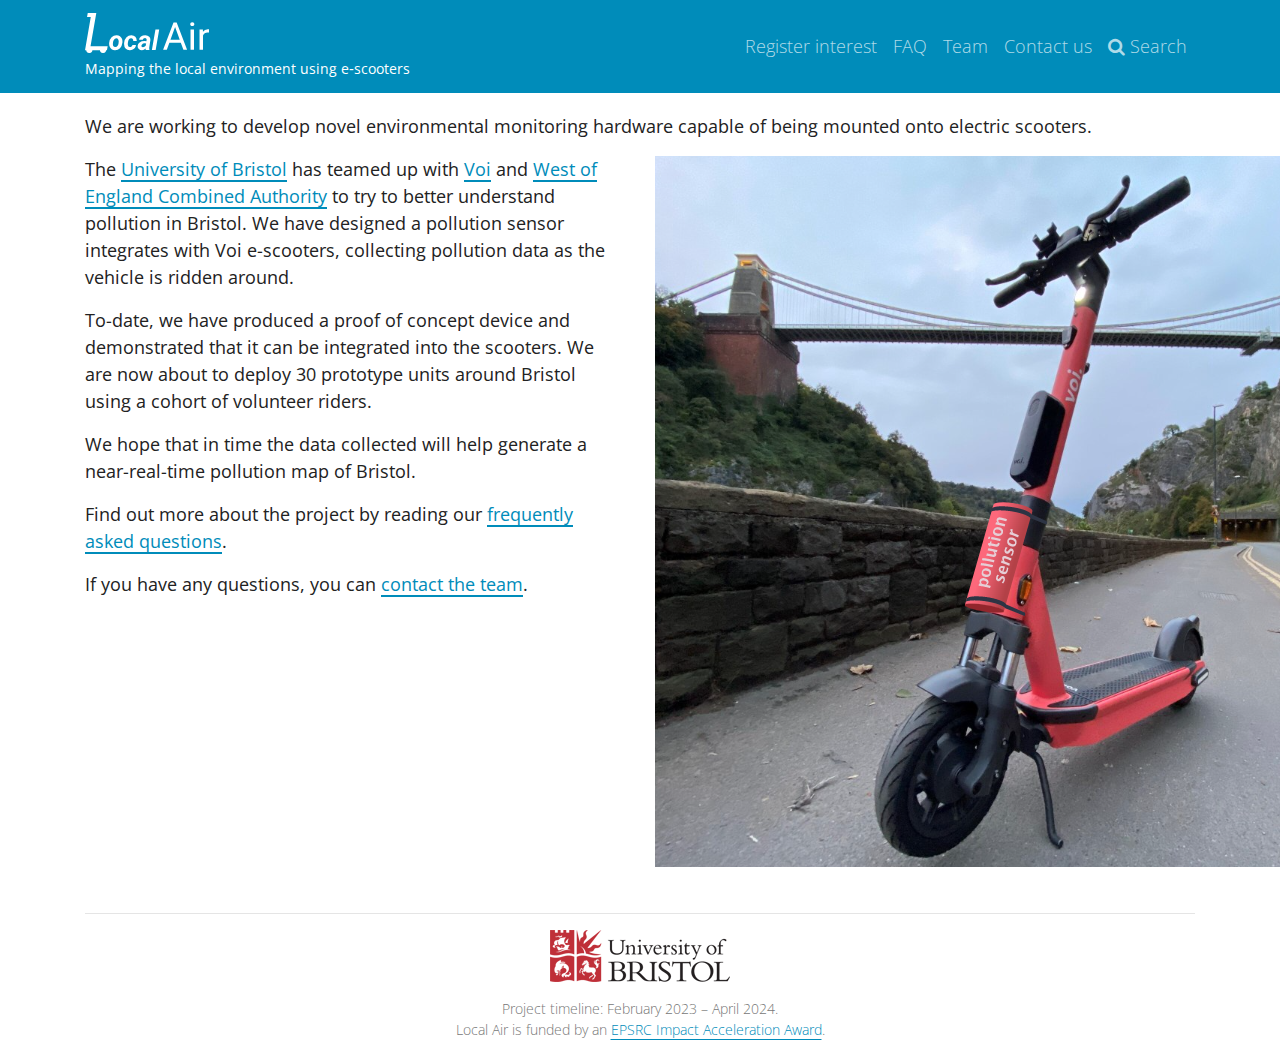
<file: index.html>
<!DOCTYPE html>
<html lang="en_GB">
    <head>
        <meta charset="utf-8">
        <meta http-equiv="X-UA-Compatible" content="IE=edge">
        <meta name="viewport" content="width=device-width, initial-scale=1.0">
        <meta name="description" content="Mapping the local environment using e‑scooters">
        <meta name="author" content="Local Air">
        <link rel="canonical" href="https://www.localair.uk/">
        <link rel="shortcut icon" href="images/favicon.png">
        
    <title>
        
            Local Air – Mapping the local environment using e‑scooters
        
    </title>
        <link href="css/bootstrap.min.css" rel="stylesheet">
        <link href="css/font-awesome.min.css" rel="stylesheet">
        <link href="css/base.css" rel="stylesheet">
        <link href="css/extra.css" rel="stylesheet">

        <script src="js/jquery-1.10.2.min.js" defer></script>
        <script src="js/bootstrap.min.js" defer></script> 
    </head>

    <body class="homepage">
        <div class="navbar fixed-top navbar-expand-lg navbar-dark bg-primary">
            <div class="container">
    <a class="navbar-brand" href=".">
        <svg width="571.011" height="183.711" viewBox="0 0 151.08 48.607" xmlns="http://www.w3.org/2000/svg"><title>LocalAir</title><path d="M25.74 44.78a3.835 3.835 0 0 1-3.835 3.835 3.835 3.835 0 0 1-3.836-3.835 3.835 3.835 0 0 1 3.836-3.835 3.835 3.835 0 0 1 3.835 3.835zm-16.651 0a3.835 3.835 0 0 1-3.835 3.835 3.835 3.835 0 0 1-3.836-3.835 3.835 3.835 0 0 1 3.836-3.835 3.835 3.835 0 0 1 3.835 3.835zm142-20.942q-.956-.16-2.07-.16-4.143 0-5.622 3.528v17.478h-4.21V20.061h4.096l.069 2.845q2.07-3.3 5.87-3.3 1.23 0 1.867.319zm-18.638 20.846h-4.21V20.061h4.21zM127.9 13.529q0-1.024.614-1.73.637-.705 1.866-.705t1.866.705q.637.706.637 1.73t-.637 1.707q-.637.683-1.866.683t-1.866-.683q-.615-.683-.615-1.707zm-11.47 22.507h-13.883l-3.117 8.648h-4.506l12.653-33.135h3.823l12.676 33.135h-4.483zm-12.563-3.596h11.265l-5.643-15.498zM6.72 40.367h20.816l-.87 4.878H.01L7.87.008h5.872zm79.17 4.504H81.3l4.316-24.827h4.574zm-12.074 0q-.21-.663-.177-1.584-1.972 1.972-4.462 1.907-2.295-.032-3.814-1.487-1.503-1.47-1.406-3.62.113-2.862 2.392-4.38 2.295-1.537 6.142-1.537l2.134.033.226-1.05q.097-.534.048-1.02-.08-.759-.581-1.18-.485-.436-1.293-.452-1.067-.032-1.81.534-.744.55-.954 1.6l-4.575.016q.113-2.505 2.295-4.057 2.199-1.568 5.415-1.535 2.974.064 4.655 1.778 1.681 1.697 1.407 4.38l-1.342 8.373-.08 1.034q-.033 1.148.274 1.94l-.016.307zm-3.507-3.217q1.972.065 3.443-1.713l.566-3.023-1.584-.016q-2.522.065-3.637 1.536-.404.533-.501 1.309-.13.873.355 1.39.501.501 1.358.517zm-15.857-.21q1.26.032 2.101-.679.84-.727 1.1-1.923l4.283-.016q-.113 1.842-1.164 3.313-1.034 1.471-2.78 2.295-1.73.825-3.653.776-3.184-.048-5.043-2.198t-1.794-5.722l.048-.889.016-.178q.437-4.267 2.877-6.756 2.441-2.506 6.03-2.409 2.957.065 4.687 1.94 1.746 1.859 1.713 4.914h-4.25q0-1.406-.615-2.215-.614-.808-1.843-.872-3.265-.097-3.96 4.768-.242 1.762-.178 2.974.162 2.829 2.425 2.877zm-15.97-14.386q2.311.032 3.976 1.196 1.681 1.148 2.457 3.184.792 2.021.566 4.494-.372 4.17-2.91 6.756-2.521 2.57-6.239 2.506-2.279-.033-3.944-1.164-1.664-1.148-2.457-3.168-.792-2.02-.565-4.461.42-4.332 2.942-6.886 2.521-2.554 6.174-2.457zm-4.607 11.007q.033 1.552.728 2.457.695.89 1.956.921 2.1.065 3.297-1.923 1.196-2.004 1.115-5.253-.064-1.552-.76-2.473-.678-.938-1.955-.97-2.037-.065-3.265 1.923-1.213 1.972-1.116 5.318zM8.843 4.885H2.48L3.35.007 8.843.02z" fill="#fff"/></svg>
        <small>Mapping the local environment using e‑scooters</small>
    </a>
                <!-- Expander button -->
                <button type="button" class="navbar-toggler" data-toggle="collapse" data-target="#navbar-collapse">
                    <span class="navbar-toggler-icon"></span>
                </button>

                <!-- Expanded navigation -->
                <div id="navbar-collapse" class="navbar-collapse collapse">
                        <!-- Main navigation -->
                        <ul class="nav navbar-nav">
                            <li class="navitem">
                                <a href="join/" class="nav-link">Register interest</a>
                            </li>
                            <li class="navitem">
                                <a href="faq/" class="nav-link">FAQ</a>
                            </li>
                            <li class="navitem">
                                <a href="team/" class="nav-link">Team</a>
                            </li>
                            <li class="navitem">
                                <a href="contact/" class="nav-link">Contact us</a>
                            </li>
                        </ul>

                    <ul class="nav navbar-nav ml-auto">
                        <li class="nav-item">
                            <a href="#" class="nav-link" data-toggle="modal" data-target="#mkdocs_search_modal">
                                <i class="fa fa-search"></i> Search
                            </a>
                        </li>
    

                    </ul>
                </div>
            </div>
        </div>

        <div class="container">
            <div class="row">
    
        <div class="col" role="main">

<p class="banner">We are working to develop novel environmental monitoring hardware capable of being mounted onto electric scooters.</p>
<div class="row">
<div class="col-lg-6">
<p>The <a href="https://www.bristol.ac.uk/golding/">University of Bristol</a> has teamed up with <a href="https://www.voi.com/">Voi</a> and <a href="https://www.westofengland-ca.gov.uk/">West of England Combined Authority</a> to try to better understand pollution in Bristol. We have designed a pollution sensor integrates with Voi e-scooters, collecting pollution data as the vehicle is ridden around.</p>
<p>To-date, we have produced a proof of concept device and demonstrated that it can be integrated into the scooters. We are now about to deploy 30 prototype units around Bristol using a cohort of volunteer riders.</p>
<p>We hope that in time the data collected will help generate a near-real-time pollution map of Bristol.</p>
<p>Find out more about the project by reading our <a href="faq/">frequently asked questions</a>.</p>
<p>If you have any questions, you can <a href="contact/">contact the team</a>.</p>
</div>
<div class="col-lg-6">
<p><img alt="A mock-up of a scooter with pollution sensor attached" src="images/voi_pollution_mockup.png" /></p>
</div>
</div></div>
    

            </div>
        </div>

        <footer class="col-md-12">
    <div class="container">
        <hr>
        <p>
            <a href="https://www.bristol.ac.uk/golding/">
                <img src="images/uob.png" alt="University of Bristol">
            </a>
        </p>
        <p>
            Project timeline: February 2023 – April 2024.<br>
            Local Air is funded by an <a href="https://www.bristol.ac.uk/red/industry/impact-acceleration-accounts/epsrc-iaa/">EPSRC Impact Acceleration Award</a>.
        </p>
    </div>

        </footer>
        <script>
            var base_url = ".",
                shortcuts = {"help": 191, "next": 78, "previous": 80, "search": 83};
        </script>
        <script src="js/base.js" defer></script>
        <script src="search/main.js" defer></script>

        <div class="modal" id="mkdocs_search_modal" tabindex="-1" role="dialog" aria-labelledby="searchModalLabel" aria-hidden="true">
    <div class="modal-dialog modal-lg">
        <div class="modal-content">
            <div class="modal-header">
                <h4 class="modal-title" id="searchModalLabel">Search</h4>
                <button type="button" class="close" data-dismiss="modal"><span aria-hidden="true">&times;</span><span class="sr-only">Close</span></button>
            </div>
            <div class="modal-body">
                <p>From here you can search these documents. Enter your search terms below.</p>
                <form>
                    <div class="form-group">
                        <input type="search" class="form-control" placeholder="Search..." id="mkdocs-search-query" title="Type search term here">
                    </div>
                </form>
                <div id="mkdocs-search-results" data-no-results-text="No results found"></div>
            </div>
            <div class="modal-footer">
            </div>
        </div>
    </div>
</div><div class="modal" id="mkdocs_keyboard_modal" tabindex="-1" role="dialog" aria-labelledby="keyboardModalLabel" aria-hidden="true">
    <div class="modal-dialog">
        <div class="modal-content">
            <div class="modal-header">
                <h4 class="modal-title" id="keyboardModalLabel">Keyboard Shortcuts</h4>
                <button type="button" class="close" data-dismiss="modal"><span aria-hidden="true">&times;</span><span class="sr-only">Close</span></button>
            </div>
            <div class="modal-body">
              <table class="table">
                <thead>
                  <tr>
                    <th style="width: 20%;">Keys</th>
                    <th>Action</th>
                  </tr>
                </thead>
                <tbody>
                  <tr>
                    <td class="help shortcut"><kbd>?</kbd></td>
                    <td>Open this help</td>
                  </tr>
                  <tr>
                    <td class="next shortcut"><kbd>n</kbd></td>
                    <td>Next page</td>
                  </tr>
                  <tr>
                    <td class="prev shortcut"><kbd>p</kbd></td>
                    <td>Previous page</td>
                  </tr>
                  <tr>
                    <td class="search shortcut"><kbd>s</kbd></td>
                    <td>Search</td>
                  </tr>
                </tbody>
              </table>
            </div>
            <div class="modal-footer">
            </div>
        </div>
    </div>
</div>

    </body>
</html>

<!--
MkDocs version : 1.4.2
Build Date UTC : 2023-03-30 14:33:03.513584+00:00
-->
</file>
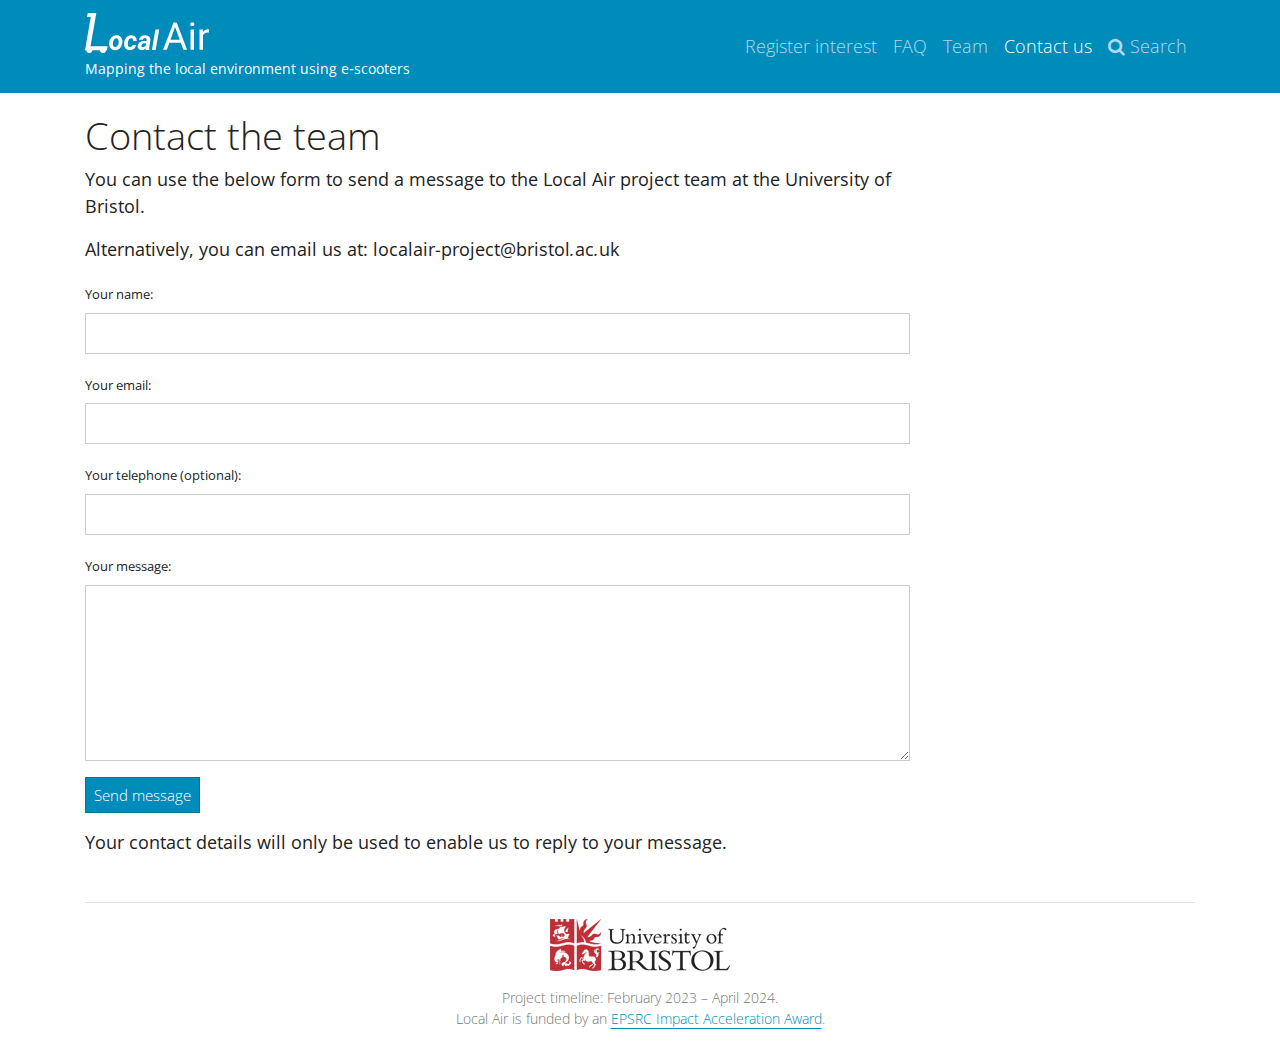
<file: contact/index.html>
<!DOCTYPE html>
<html lang="en_GB">
    <head>
        <meta charset="utf-8">
        <meta http-equiv="X-UA-Compatible" content="IE=edge">
        <meta name="viewport" content="width=device-width, initial-scale=1.0">
        
        <meta name="author" content="Local Air">
        <link rel="canonical" href="https://localair.github.io/contact/">
        <link rel="shortcut icon" href="../images/favicon.png">
        
    <title>
        
            Contact us – Local Air
        
    </title>
        <link href="../css/bootstrap.min.css" rel="stylesheet">
        <link href="../css/font-awesome.min.css" rel="stylesheet">
        <link href="../css/base.css" rel="stylesheet">
        <link href="../css/extra.css" rel="stylesheet">

        <script src="../js/jquery-1.10.2.min.js" defer></script>
        <script src="../js/bootstrap.min.js" defer></script> 
    </head>

    <body>
        <div class="navbar fixed-top navbar-expand-lg navbar-dark bg-primary">
            <div class="container">
    <a class="navbar-brand" href="..">
        <svg width="571.011" height="183.711" viewBox="0 0 151.08 48.607" xmlns="http://www.w3.org/2000/svg"><title>LocalAir</title><path d="M25.74 44.78a3.835 3.835 0 0 1-3.835 3.835 3.835 3.835 0 0 1-3.836-3.835 3.835 3.835 0 0 1 3.836-3.835 3.835 3.835 0 0 1 3.835 3.835zm-16.651 0a3.835 3.835 0 0 1-3.835 3.835 3.835 3.835 0 0 1-3.836-3.835 3.835 3.835 0 0 1 3.836-3.835 3.835 3.835 0 0 1 3.835 3.835zm142-20.942q-.956-.16-2.07-.16-4.143 0-5.622 3.528v17.478h-4.21V20.061h4.096l.069 2.845q2.07-3.3 5.87-3.3 1.23 0 1.867.319zm-18.638 20.846h-4.21V20.061h4.21zM127.9 13.529q0-1.024.614-1.73.637-.705 1.866-.705t1.866.705q.637.706.637 1.73t-.637 1.707q-.637.683-1.866.683t-1.866-.683q-.615-.683-.615-1.707zm-11.47 22.507h-13.883l-3.117 8.648h-4.506l12.653-33.135h3.823l12.676 33.135h-4.483zm-12.563-3.596h11.265l-5.643-15.498zM6.72 40.367h20.816l-.87 4.878H.01L7.87.008h5.872zm79.17 4.504H81.3l4.316-24.827h4.574zm-12.074 0q-.21-.663-.177-1.584-1.972 1.972-4.462 1.907-2.295-.032-3.814-1.487-1.503-1.47-1.406-3.62.113-2.862 2.392-4.38 2.295-1.537 6.142-1.537l2.134.033.226-1.05q.097-.534.048-1.02-.08-.759-.581-1.18-.485-.436-1.293-.452-1.067-.032-1.81.534-.744.55-.954 1.6l-4.575.016q.113-2.505 2.295-4.057 2.199-1.568 5.415-1.535 2.974.064 4.655 1.778 1.681 1.697 1.407 4.38l-1.342 8.373-.08 1.034q-.033 1.148.274 1.94l-.016.307zm-3.507-3.217q1.972.065 3.443-1.713l.566-3.023-1.584-.016q-2.522.065-3.637 1.536-.404.533-.501 1.309-.13.873.355 1.39.501.501 1.358.517zm-15.857-.21q1.26.032 2.101-.679.84-.727 1.1-1.923l4.283-.016q-.113 1.842-1.164 3.313-1.034 1.471-2.78 2.295-1.73.825-3.653.776-3.184-.048-5.043-2.198t-1.794-5.722l.048-.889.016-.178q.437-4.267 2.877-6.756 2.441-2.506 6.03-2.409 2.957.065 4.687 1.94 1.746 1.859 1.713 4.914h-4.25q0-1.406-.615-2.215-.614-.808-1.843-.872-3.265-.097-3.96 4.768-.242 1.762-.178 2.974.162 2.829 2.425 2.877zm-15.97-14.386q2.311.032 3.976 1.196 1.681 1.148 2.457 3.184.792 2.021.566 4.494-.372 4.17-2.91 6.756-2.521 2.57-6.239 2.506-2.279-.033-3.944-1.164-1.664-1.148-2.457-3.168-.792-2.02-.565-4.461.42-4.332 2.942-6.886 2.521-2.554 6.174-2.457zm-4.607 11.007q.033 1.552.728 2.457.695.89 1.956.921 2.1.065 3.297-1.923 1.196-2.004 1.115-5.253-.064-1.552-.76-2.473-.678-.938-1.955-.97-2.037-.065-3.265 1.923-1.213 1.972-1.116 5.318zM8.843 4.885H2.48L3.35.007 8.843.02z" fill="#fff"/></svg>
        <small>Mapping the local environment using e‑scooters</small>
    </a>
                <!-- Expander button -->
                <button type="button" class="navbar-toggler" data-toggle="collapse" data-target="#navbar-collapse">
                    <span class="navbar-toggler-icon"></span>
                </button>

                <!-- Expanded navigation -->
                <div id="navbar-collapse" class="navbar-collapse collapse">
                        <!-- Main navigation -->
                        <ul class="nav navbar-nav">
                            <li class="navitem">
                                <a href="../join/" class="nav-link">Register interest</a>
                            </li>
                            <li class="navitem">
                                <a href="../faq/" class="nav-link">FAQ</a>
                            </li>
                            <li class="navitem">
                                <a href="../team/" class="nav-link">Team</a>
                            </li>
                            <li class="navitem active">
                                <a href="./" class="nav-link">Contact us</a>
                            </li>
                        </ul>

                    <ul class="nav navbar-nav ml-auto">
                        <li class="nav-item">
                            <a href="#" class="nav-link" data-toggle="modal" data-target="#mkdocs_search_modal">
                                <i class="fa fa-search"></i> Search
                            </a>
                        </li>
    

                    </ul>
                </div>
            </div>
        </div>

        <div class="container">
            <div class="row">
    
        <div class="col-md-9" role="main">

<h1 id="contact-the-team">Contact the team</h1>
<p>You can use the below form to send a message to the Local Air project team at the University of Bristol.</p>
<p>Alternatively, you can email us at: localair-project<span>&#64;</span>bristol<i>&#46;</i>ac<i>&#46;</i>uk</p>
<form action="https://formspree.io/f/mknarvvo" method="POST">
    <div class="form-group">
        <label for="id_name">Your name:</label>
        <input type="text" name="name" id="id_name" class="form-control" required></label>
    </div>
    <div class="form-group">
        <label for="id_email">Your email:</label>
        <input type="email" name="email" id="id_email" class="form-control" required></label>
    </div>
    <div class="form-group">
        <label for="id_phone">Your telephone (optional):</label>
        <input type="tel" name="phone" id="id_phone" class="form-control"></label>
    </div>
    <div class="form-group">
        <label for="id_message">Your message:</label>
        <textarea name="message" id="id_message" class="form-control" rows="6" required></textarea></label>
    </div>
    <div class="form-group">
        <button type="submit" class="btn btn-primary">Send message</button>
    </div>
</form>

<p>Your contact details will only be used to enable us to reply to your message.</p></div>
        
    

            </div>
        </div>

        <footer class="col-md-12">
    <div class="container">
        <hr>
        <p>
            <a href="https://www.bristol.ac.uk/golding/">
                <img src="../images/uob.png" alt="University of Bristol">
            </a>
        </p>
        <p>
            Project timeline: February 2023 – April 2024.<br>
            Local Air is funded by an <a href="https://www.bristol.ac.uk/red/industry/impact-acceleration-accounts/epsrc-iaa/">EPSRC Impact Acceleration Award</a>.
        </p>
    </div>

        </footer>
        <script>
            var base_url = "..",
                shortcuts = {"help": 191, "next": 78, "previous": 80, "search": 83};
        </script>
        <script src="../js/base.js" defer></script>
        <script src="../search/main.js" defer></script>

        <div class="modal" id="mkdocs_search_modal" tabindex="-1" role="dialog" aria-labelledby="searchModalLabel" aria-hidden="true">
    <div class="modal-dialog modal-lg">
        <div class="modal-content">
            <div class="modal-header">
                <h4 class="modal-title" id="searchModalLabel">Search</h4>
                <button type="button" class="close" data-dismiss="modal"><span aria-hidden="true">&times;</span><span class="sr-only">Close</span></button>
            </div>
            <div class="modal-body">
                <p>From here you can search these documents. Enter your search terms below.</p>
                <form>
                    <div class="form-group">
                        <input type="search" class="form-control" placeholder="Search..." id="mkdocs-search-query" title="Type search term here">
                    </div>
                </form>
                <div id="mkdocs-search-results" data-no-results-text="No results found"></div>
            </div>
            <div class="modal-footer">
            </div>
        </div>
    </div>
</div><div class="modal" id="mkdocs_keyboard_modal" tabindex="-1" role="dialog" aria-labelledby="keyboardModalLabel" aria-hidden="true">
    <div class="modal-dialog">
        <div class="modal-content">
            <div class="modal-header">
                <h4 class="modal-title" id="keyboardModalLabel">Keyboard Shortcuts</h4>
                <button type="button" class="close" data-dismiss="modal"><span aria-hidden="true">&times;</span><span class="sr-only">Close</span></button>
            </div>
            <div class="modal-body">
              <table class="table">
                <thead>
                  <tr>
                    <th style="width: 20%;">Keys</th>
                    <th>Action</th>
                  </tr>
                </thead>
                <tbody>
                  <tr>
                    <td class="help shortcut"><kbd>?</kbd></td>
                    <td>Open this help</td>
                  </tr>
                  <tr>
                    <td class="next shortcut"><kbd>n</kbd></td>
                    <td>Next page</td>
                  </tr>
                  <tr>
                    <td class="prev shortcut"><kbd>p</kbd></td>
                    <td>Previous page</td>
                  </tr>
                  <tr>
                    <td class="search shortcut"><kbd>s</kbd></td>
                    <td>Search</td>
                  </tr>
                </tbody>
              </table>
            </div>
            <div class="modal-footer">
            </div>
        </div>
    </div>
</div>

    </body>
</html>
</file>
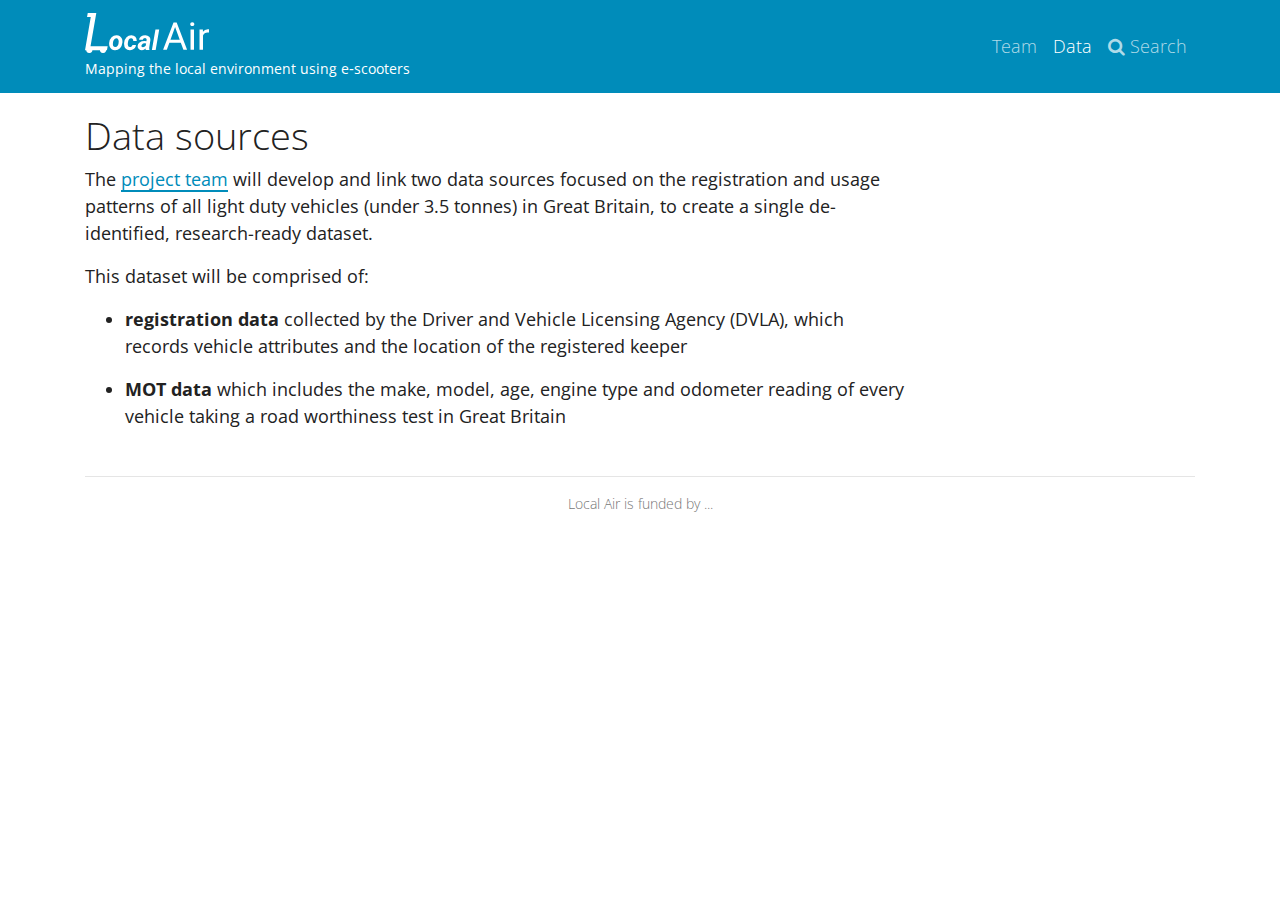
<file: data-sources/index.html>
<!DOCTYPE html>
<html lang="en_GB">
    <head>
        <meta charset="utf-8">
        <meta http-equiv="X-UA-Compatible" content="IE=edge">
        <meta name="viewport" content="width=device-width, initial-scale=1.0">
        
        <meta name="author" content="Local Air">
        <link rel="canonical" href="https://localair.github.io/data-sources/">
        <link rel="shortcut icon" href="../images/favicon.png">
        
    <title>
        
            Data – Local Air
        
    </title>
        <link href="../css/bootstrap.min.css" rel="stylesheet">
        <link href="../css/font-awesome.min.css" rel="stylesheet">
        <link href="../css/base.css" rel="stylesheet">
        <link href="../css/extra.css" rel="stylesheet">

        <script src="../js/jquery-1.10.2.min.js" defer></script>
        <script src="../js/bootstrap.min.js" defer></script> 
    </head>

    <body>
        <div class="navbar fixed-top navbar-expand-lg navbar-dark bg-primary">
            <div class="container">
    <a class="navbar-brand" href="..">
        <svg width="571.011" height="183.711" viewBox="0 0 151.08 48.607" xmlns="http://www.w3.org/2000/svg"><title>LocalAir</title><path d="M25.74 44.78a3.835 3.835 0 0 1-3.835 3.835 3.835 3.835 0 0 1-3.836-3.835 3.835 3.835 0 0 1 3.836-3.835 3.835 3.835 0 0 1 3.835 3.835zm-16.651 0a3.835 3.835 0 0 1-3.835 3.835 3.835 3.835 0 0 1-3.836-3.835 3.835 3.835 0 0 1 3.836-3.835 3.835 3.835 0 0 1 3.835 3.835zm142-20.942q-.956-.16-2.07-.16-4.143 0-5.622 3.528v17.478h-4.21V20.061h4.096l.069 2.845q2.07-3.3 5.87-3.3 1.23 0 1.867.319zm-18.638 20.846h-4.21V20.061h4.21zM127.9 13.529q0-1.024.614-1.73.637-.705 1.866-.705t1.866.705q.637.706.637 1.73t-.637 1.707q-.637.683-1.866.683t-1.866-.683q-.615-.683-.615-1.707zm-11.47 22.507h-13.883l-3.117 8.648h-4.506l12.653-33.135h3.823l12.676 33.135h-4.483zm-12.563-3.596h11.265l-5.643-15.498zM6.72 40.367h20.816l-.87 4.878H.01L7.87.008h5.872zm79.17 4.504H81.3l4.316-24.827h4.574zm-12.074 0q-.21-.663-.177-1.584-1.972 1.972-4.462 1.907-2.295-.032-3.814-1.487-1.503-1.47-1.406-3.62.113-2.862 2.392-4.38 2.295-1.537 6.142-1.537l2.134.033.226-1.05q.097-.534.048-1.02-.08-.759-.581-1.18-.485-.436-1.293-.452-1.067-.032-1.81.534-.744.55-.954 1.6l-4.575.016q.113-2.505 2.295-4.057 2.199-1.568 5.415-1.535 2.974.064 4.655 1.778 1.681 1.697 1.407 4.38l-1.342 8.373-.08 1.034q-.033 1.148.274 1.94l-.016.307zm-3.507-3.217q1.972.065 3.443-1.713l.566-3.023-1.584-.016q-2.522.065-3.637 1.536-.404.533-.501 1.309-.13.873.355 1.39.501.501 1.358.517zm-15.857-.21q1.26.032 2.101-.679.84-.727 1.1-1.923l4.283-.016q-.113 1.842-1.164 3.313-1.034 1.471-2.78 2.295-1.73.825-3.653.776-3.184-.048-5.043-2.198t-1.794-5.722l.048-.889.016-.178q.437-4.267 2.877-6.756 2.441-2.506 6.03-2.409 2.957.065 4.687 1.94 1.746 1.859 1.713 4.914h-4.25q0-1.406-.615-2.215-.614-.808-1.843-.872-3.265-.097-3.96 4.768-.242 1.762-.178 2.974.162 2.829 2.425 2.877zm-15.97-14.386q2.311.032 3.976 1.196 1.681 1.148 2.457 3.184.792 2.021.566 4.494-.372 4.17-2.91 6.756-2.521 2.57-6.239 2.506-2.279-.033-3.944-1.164-1.664-1.148-2.457-3.168-.792-2.02-.565-4.461.42-4.332 2.942-6.886 2.521-2.554 6.174-2.457zm-4.607 11.007q.033 1.552.728 2.457.695.89 1.956.921 2.1.065 3.297-1.923 1.196-2.004 1.115-5.253-.064-1.552-.76-2.473-.678-.938-1.955-.97-2.037-.065-3.265 1.923-1.213 1.972-1.116 5.318zM8.843 4.885H2.48L3.35.007 8.843.02z" fill="#fff"/></svg>
        <small>Mapping the local environment using e‑scooters</small>
    </a>
                <!-- Expander button -->
                <button type="button" class="navbar-toggler" data-toggle="collapse" data-target="#navbar-collapse">
                    <span class="navbar-toggler-icon"></span>
                </button>

                <!-- Expanded navigation -->
                <div id="navbar-collapse" class="navbar-collapse collapse">
                        <!-- Main navigation -->
                        <ul class="nav navbar-nav">
                            <li class="navitem">
                                <a href="../team/" class="nav-link">Team</a>
                            </li>
                            <li class="navitem active">
                                <a href="./" class="nav-link">Data</a>
                            </li>
                        </ul>

                    <ul class="nav navbar-nav ml-auto">
                        <li class="nav-item">
                            <a href="#" class="nav-link" data-toggle="modal" data-target="#mkdocs_search_modal">
                                <i class="fa fa-search"></i> Search
                            </a>
                        </li>
    

                    </ul>
                </div>
            </div>
        </div>

        <div class="container">
            <div class="row">
    <div class="col-md-9" role="main">

<h1 id="data-sources">Data sources</h1>
<p>The <a href="/team">project team</a> will develop and link two data sources focused on the registration and usage patterns of all light duty vehicles (under 3.5 tonnes) in Great Britain, to create a single de-identified, research-ready dataset.</p>
<p>This dataset will be comprised of: </p>
<ul>
<li>
<p><strong>registration data</strong> collected by the Driver and Vehicle Licensing Agency (DVLA), which records vehicle attributes and the location of the registered keeper </p>
</li>
<li>
<p><strong>MOT data</strong> which includes the make, model, age, engine type and odometer reading of every vehicle taking a road worthiness test in Great Britain</p>
</li>
</ul></div>
    

            </div>
        </div>

        <footer class="col-md-12">
    <div class="container">
        <hr>
        <p>
            Local Air is funded by ...
        </p>
    </div>

        </footer>
        <script>
            var base_url = "..",
                shortcuts = {"help": 191, "next": 78, "previous": 80, "search": 83};
        </script>
        <script src="../js/base.js" defer></script>
        <script src="../search/main.js" defer></script>

        <div class="modal" id="mkdocs_search_modal" tabindex="-1" role="dialog" aria-labelledby="searchModalLabel" aria-hidden="true">
    <div class="modal-dialog modal-lg">
        <div class="modal-content">
            <div class="modal-header">
                <h4 class="modal-title" id="searchModalLabel">Search</h4>
                <button type="button" class="close" data-dismiss="modal"><span aria-hidden="true">&times;</span><span class="sr-only">Close</span></button>
            </div>
            <div class="modal-body">
                <p>From here you can search these documents. Enter your search terms below.</p>
                <form>
                    <div class="form-group">
                        <input type="search" class="form-control" placeholder="Search..." id="mkdocs-search-query" title="Type search term here">
                    </div>
                </form>
                <div id="mkdocs-search-results" data-no-results-text="No results found"></div>
            </div>
            <div class="modal-footer">
            </div>
        </div>
    </div>
</div><div class="modal" id="mkdocs_keyboard_modal" tabindex="-1" role="dialog" aria-labelledby="keyboardModalLabel" aria-hidden="true">
    <div class="modal-dialog">
        <div class="modal-content">
            <div class="modal-header">
                <h4 class="modal-title" id="keyboardModalLabel">Keyboard Shortcuts</h4>
                <button type="button" class="close" data-dismiss="modal"><span aria-hidden="true">&times;</span><span class="sr-only">Close</span></button>
            </div>
            <div class="modal-body">
              <table class="table">
                <thead>
                  <tr>
                    <th style="width: 20%;">Keys</th>
                    <th>Action</th>
                  </tr>
                </thead>
                <tbody>
                  <tr>
                    <td class="help shortcut"><kbd>?</kbd></td>
                    <td>Open this help</td>
                  </tr>
                  <tr>
                    <td class="next shortcut"><kbd>n</kbd></td>
                    <td>Next page</td>
                  </tr>
                  <tr>
                    <td class="prev shortcut"><kbd>p</kbd></td>
                    <td>Previous page</td>
                  </tr>
                  <tr>
                    <td class="search shortcut"><kbd>s</kbd></td>
                    <td>Search</td>
                  </tr>
                </tbody>
              </table>
            </div>
            <div class="modal-footer">
            </div>
        </div>
    </div>
</div>

    </body>
</html>
</file>
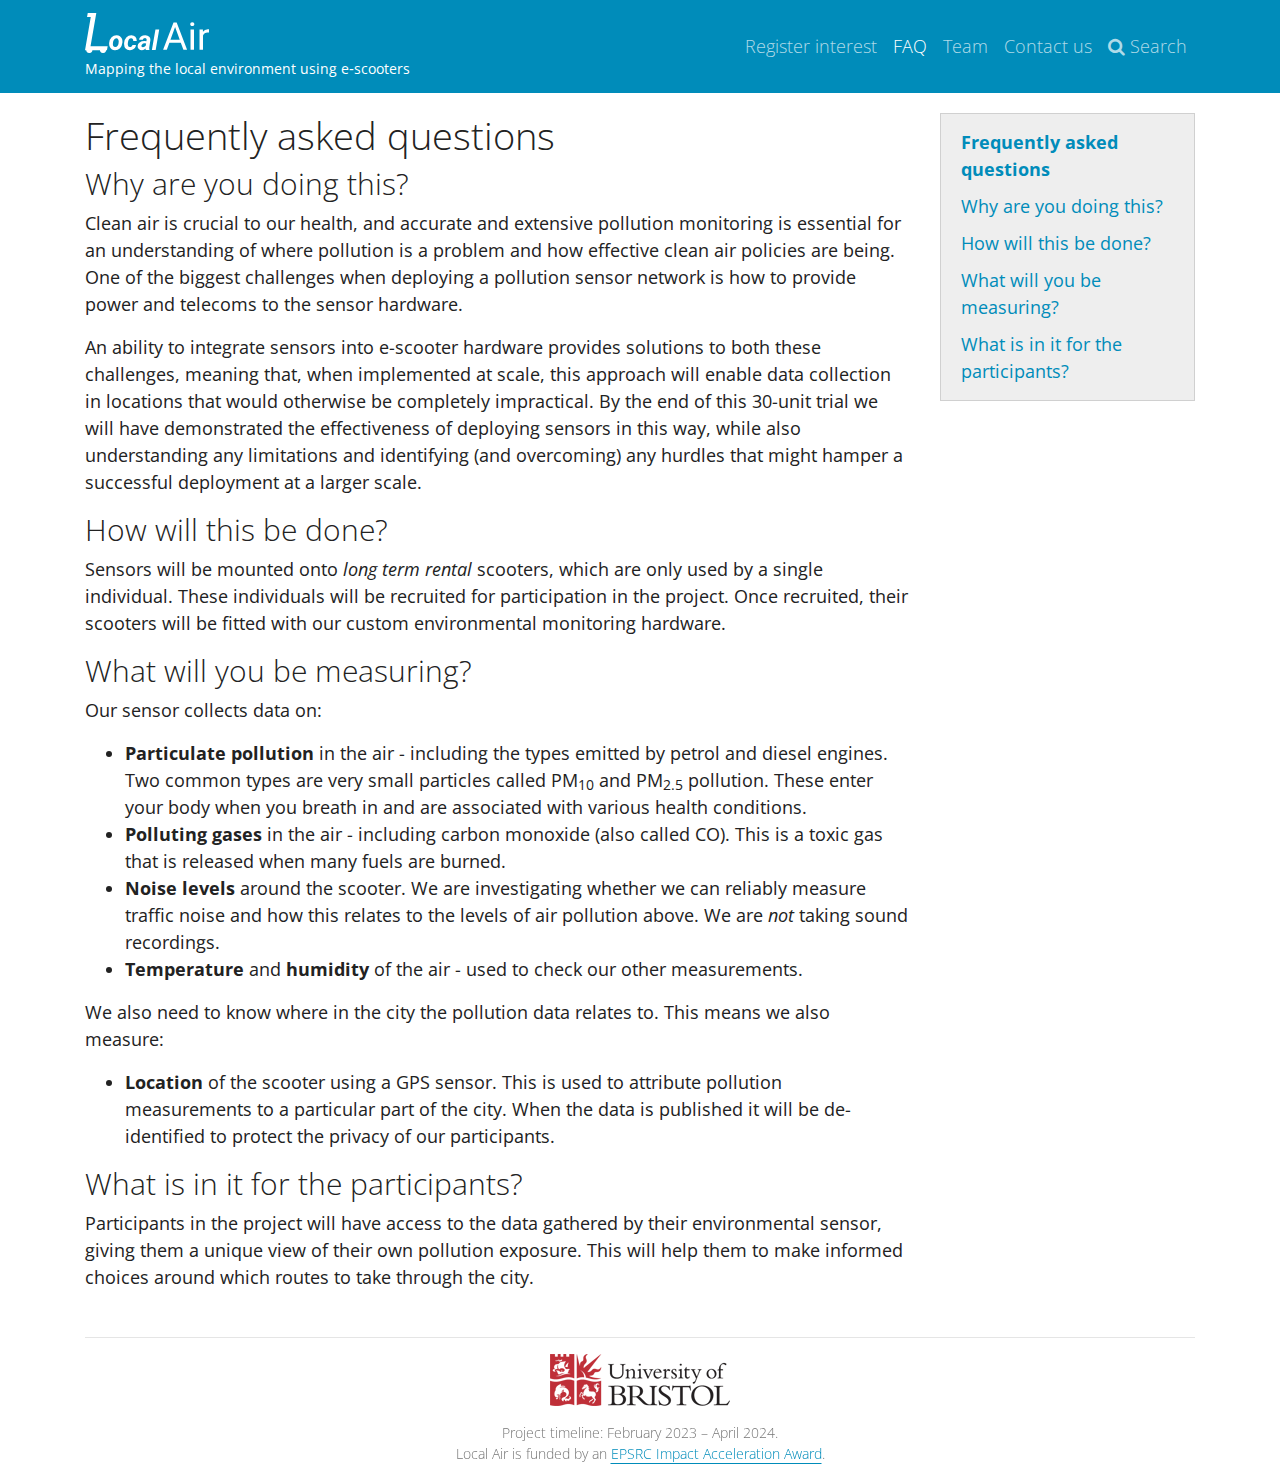
<file: faq/index.html>
<!DOCTYPE html>
<html lang="en_GB">
    <head>
        <meta charset="utf-8">
        <meta http-equiv="X-UA-Compatible" content="IE=edge">
        <meta name="viewport" content="width=device-width, initial-scale=1.0">
        
        <meta name="author" content="Local Air">
        <link rel="canonical" href="https://www.localair.uk/faq/">
        <link rel="shortcut icon" href="../images/favicon.png">
        
    <title>
        
            FAQ – Local Air
        
    </title>
        <link href="../css/bootstrap.min.css" rel="stylesheet">
        <link href="../css/font-awesome.min.css" rel="stylesheet">
        <link href="../css/base.css" rel="stylesheet">
        <link href="../css/extra.css" rel="stylesheet">

        <script src="../js/jquery-1.10.2.min.js" defer></script>
        <script src="../js/bootstrap.min.js" defer></script> 
    </head>

    <body>
        <div class="navbar fixed-top navbar-expand-lg navbar-dark bg-primary">
            <div class="container">
    <a class="navbar-brand" href="..">
        <svg width="571.011" height="183.711" viewBox="0 0 151.08 48.607" xmlns="http://www.w3.org/2000/svg"><title>LocalAir</title><path d="M25.74 44.78a3.835 3.835 0 0 1-3.835 3.835 3.835 3.835 0 0 1-3.836-3.835 3.835 3.835 0 0 1 3.836-3.835 3.835 3.835 0 0 1 3.835 3.835zm-16.651 0a3.835 3.835 0 0 1-3.835 3.835 3.835 3.835 0 0 1-3.836-3.835 3.835 3.835 0 0 1 3.836-3.835 3.835 3.835 0 0 1 3.835 3.835zm142-20.942q-.956-.16-2.07-.16-4.143 0-5.622 3.528v17.478h-4.21V20.061h4.096l.069 2.845q2.07-3.3 5.87-3.3 1.23 0 1.867.319zm-18.638 20.846h-4.21V20.061h4.21zM127.9 13.529q0-1.024.614-1.73.637-.705 1.866-.705t1.866.705q.637.706.637 1.73t-.637 1.707q-.637.683-1.866.683t-1.866-.683q-.615-.683-.615-1.707zm-11.47 22.507h-13.883l-3.117 8.648h-4.506l12.653-33.135h3.823l12.676 33.135h-4.483zm-12.563-3.596h11.265l-5.643-15.498zM6.72 40.367h20.816l-.87 4.878H.01L7.87.008h5.872zm79.17 4.504H81.3l4.316-24.827h4.574zm-12.074 0q-.21-.663-.177-1.584-1.972 1.972-4.462 1.907-2.295-.032-3.814-1.487-1.503-1.47-1.406-3.62.113-2.862 2.392-4.38 2.295-1.537 6.142-1.537l2.134.033.226-1.05q.097-.534.048-1.02-.08-.759-.581-1.18-.485-.436-1.293-.452-1.067-.032-1.81.534-.744.55-.954 1.6l-4.575.016q.113-2.505 2.295-4.057 2.199-1.568 5.415-1.535 2.974.064 4.655 1.778 1.681 1.697 1.407 4.38l-1.342 8.373-.08 1.034q-.033 1.148.274 1.94l-.016.307zm-3.507-3.217q1.972.065 3.443-1.713l.566-3.023-1.584-.016q-2.522.065-3.637 1.536-.404.533-.501 1.309-.13.873.355 1.39.501.501 1.358.517zm-15.857-.21q1.26.032 2.101-.679.84-.727 1.1-1.923l4.283-.016q-.113 1.842-1.164 3.313-1.034 1.471-2.78 2.295-1.73.825-3.653.776-3.184-.048-5.043-2.198t-1.794-5.722l.048-.889.016-.178q.437-4.267 2.877-6.756 2.441-2.506 6.03-2.409 2.957.065 4.687 1.94 1.746 1.859 1.713 4.914h-4.25q0-1.406-.615-2.215-.614-.808-1.843-.872-3.265-.097-3.96 4.768-.242 1.762-.178 2.974.162 2.829 2.425 2.877zm-15.97-14.386q2.311.032 3.976 1.196 1.681 1.148 2.457 3.184.792 2.021.566 4.494-.372 4.17-2.91 6.756-2.521 2.57-6.239 2.506-2.279-.033-3.944-1.164-1.664-1.148-2.457-3.168-.792-2.02-.565-4.461.42-4.332 2.942-6.886 2.521-2.554 6.174-2.457zm-4.607 11.007q.033 1.552.728 2.457.695.89 1.956.921 2.1.065 3.297-1.923 1.196-2.004 1.115-5.253-.064-1.552-.76-2.473-.678-.938-1.955-.97-2.037-.065-3.265 1.923-1.213 1.972-1.116 5.318zM8.843 4.885H2.48L3.35.007 8.843.02z" fill="#fff"/></svg>
        <small>Mapping the local environment using e‑scooters</small>
    </a>
                <!-- Expander button -->
                <button type="button" class="navbar-toggler" data-toggle="collapse" data-target="#navbar-collapse">
                    <span class="navbar-toggler-icon"></span>
                </button>

                <!-- Expanded navigation -->
                <div id="navbar-collapse" class="navbar-collapse collapse">
                        <!-- Main navigation -->
                        <ul class="nav navbar-nav">
                            <li class="navitem">
                                <a href="../join/" class="nav-link">Register interest</a>
                            </li>
                            <li class="navitem active">
                                <a href="./" class="nav-link">FAQ</a>
                            </li>
                            <li class="navitem">
                                <a href="../team/" class="nav-link">Team</a>
                            </li>
                            <li class="navitem">
                                <a href="../contact/" class="nav-link">Contact us</a>
                            </li>
                        </ul>

                    <ul class="nav navbar-nav ml-auto">
                        <li class="nav-item">
                            <a href="#" class="nav-link" data-toggle="modal" data-target="#mkdocs_search_modal">
                                <i class="fa fa-search"></i> Search
                            </a>
                        </li>
    

                    </ul>
                </div>
            </div>
        </div>

        <div class="container">
            <div class="row">
    
        <div class="col-md-9" role="main">

<h1 id="frequently-asked-questions">Frequently asked questions</h1>
<h2 id="why-are-you-doing-this">Why are you doing this?</h2>
<p>Clean air is crucial to our health, and accurate and extensive pollution monitoring is essential for an understanding of where pollution is a problem and how effective clean air policies are being. One of the biggest challenges when deploying a pollution sensor network is how to provide power and telecoms to the sensor hardware. </p>
<p>An ability to integrate sensors into e-scooter hardware provides solutions to both these challenges, meaning that, when implemented at scale, this approach will enable data collection in locations that would otherwise be completely impractical. By the end of this 30-unit trial we will have demonstrated the effectiveness of deploying sensors in this way, while also understanding any limitations and identifying (and overcoming) any hurdles that might hamper a successful deployment at a larger scale.  </p>
<h2 id="how-will-this-be-done">How will this be done?</h2>
<p>Sensors will be mounted onto <em>long term rental</em> scooters, which are only used by a single individual. These individuals will be recruited for participation in the project. Once recruited, their scooters will be fitted with our custom environmental monitoring hardware.</p>
<h2 id="what-will-you-be-measuring">What will you be measuring?</h2>
<p>Our sensor collects data on:</p>
<ul>
<li><strong>Particulate pollution</strong> in the air - including the types emitted by petrol and diesel engines. Two common types are very small particles called PM<sub>10</sub> and PM<sub>2.5</sub> pollution. These enter your body when you breath in and are associated with various health conditions.</li>
<li><strong>Polluting gases</strong> in the air - including carbon monoxide (also called CO). This is a toxic gas that is released when many fuels are burned.</li>
<li><strong>Noise levels</strong> around the scooter. We are investigating whether we can reliably measure traffic noise and how this relates to the levels of air pollution above. We are <em>not</em> taking sound recordings.</li>
<li><strong>Temperature</strong> and <strong>humidity</strong> of the air - used to check our other measurements.</li>
</ul>
<p>We also need to know where in the city the pollution data relates to. This means we also measure:</p>
<ul>
<li><strong>Location</strong> of the scooter using a GPS sensor. This is used to attribute pollution measurements to a particular part of the city. When the data is published it will be de-identified to protect the privacy of our participants.</li>
</ul>
<h2 id="what-is-in-it-for-the-participants">What is in it for the participants?</h2>
<p>Participants in the project will have access to the data gathered by their environmental sensor, giving them a unique view of their own pollution exposure. This will help them to make informed choices around which routes to take through the city.</p></div>
        
            <div class="col-md-3"><div class="navbar-light navbar-expand-md bs-sidebar hidden-print affix" role="complementary">
    <div class="navbar-header">
        <button type="button" class="navbar-toggler collapsed" data-toggle="collapse" data-target="#toc-collapse" title="Table of Contents">
            <span class="fa fa-angle-down"></span>
        </button>
    </div>

    
    <div id="toc-collapse" class="navbar-collapse collapse card bg-secondary">
        <ul class="nav flex-column">
            
            <li class="nav-item" data-level="1"><a href="#frequently-asked-questions" class="nav-link">Frequently asked questions</a>
              <ul class="nav flex-column">
            <li class="nav-item" data-level="2"><a href="#why-are-you-doing-this" class="nav-link">Why are you doing this?</a>
              <ul class="nav flex-column">
              </ul>
            </li>
            <li class="nav-item" data-level="2"><a href="#how-will-this-be-done" class="nav-link">How will this be done?</a>
              <ul class="nav flex-column">
              </ul>
            </li>
            <li class="nav-item" data-level="2"><a href="#what-will-you-be-measuring" class="nav-link">What will you be measuring?</a>
              <ul class="nav flex-column">
              </ul>
            </li>
            <li class="nav-item" data-level="2"><a href="#what-is-in-it-for-the-participants" class="nav-link">What is in it for the participants?</a>
              <ul class="nav flex-column">
              </ul>
            </li>
              </ul>
            </li>
        </ul>
    </div>
</div></div>
        
    

            </div>
        </div>

        <footer class="col-md-12">
    <div class="container">
        <hr>
        <p>
            <a href="https://www.bristol.ac.uk/golding/">
                <img src="../images/uob.png" alt="University of Bristol">
            </a>
        </p>
        <p>
            Project timeline: February 2023 – April 2024.<br>
            Local Air is funded by an <a href="https://www.bristol.ac.uk/red/industry/impact-acceleration-accounts/epsrc-iaa/">EPSRC Impact Acceleration Award</a>.
        </p>
    </div>

        </footer>
        <script>
            var base_url = "..",
                shortcuts = {"help": 191, "next": 78, "previous": 80, "search": 83};
        </script>
        <script src="../js/base.js" defer></script>
        <script src="../search/main.js" defer></script>

        <div class="modal" id="mkdocs_search_modal" tabindex="-1" role="dialog" aria-labelledby="searchModalLabel" aria-hidden="true">
    <div class="modal-dialog modal-lg">
        <div class="modal-content">
            <div class="modal-header">
                <h4 class="modal-title" id="searchModalLabel">Search</h4>
                <button type="button" class="close" data-dismiss="modal"><span aria-hidden="true">&times;</span><span class="sr-only">Close</span></button>
            </div>
            <div class="modal-body">
                <p>From here you can search these documents. Enter your search terms below.</p>
                <form>
                    <div class="form-group">
                        <input type="search" class="form-control" placeholder="Search..." id="mkdocs-search-query" title="Type search term here">
                    </div>
                </form>
                <div id="mkdocs-search-results" data-no-results-text="No results found"></div>
            </div>
            <div class="modal-footer">
            </div>
        </div>
    </div>
</div><div class="modal" id="mkdocs_keyboard_modal" tabindex="-1" role="dialog" aria-labelledby="keyboardModalLabel" aria-hidden="true">
    <div class="modal-dialog">
        <div class="modal-content">
            <div class="modal-header">
                <h4 class="modal-title" id="keyboardModalLabel">Keyboard Shortcuts</h4>
                <button type="button" class="close" data-dismiss="modal"><span aria-hidden="true">&times;</span><span class="sr-only">Close</span></button>
            </div>
            <div class="modal-body">
              <table class="table">
                <thead>
                  <tr>
                    <th style="width: 20%;">Keys</th>
                    <th>Action</th>
                  </tr>
                </thead>
                <tbody>
                  <tr>
                    <td class="help shortcut"><kbd>?</kbd></td>
                    <td>Open this help</td>
                  </tr>
                  <tr>
                    <td class="next shortcut"><kbd>n</kbd></td>
                    <td>Next page</td>
                  </tr>
                  <tr>
                    <td class="prev shortcut"><kbd>p</kbd></td>
                    <td>Previous page</td>
                  </tr>
                  <tr>
                    <td class="search shortcut"><kbd>s</kbd></td>
                    <td>Search</td>
                  </tr>
                </tbody>
              </table>
            </div>
            <div class="modal-footer">
            </div>
        </div>
    </div>
</div>

    </body>
</html>
</file>
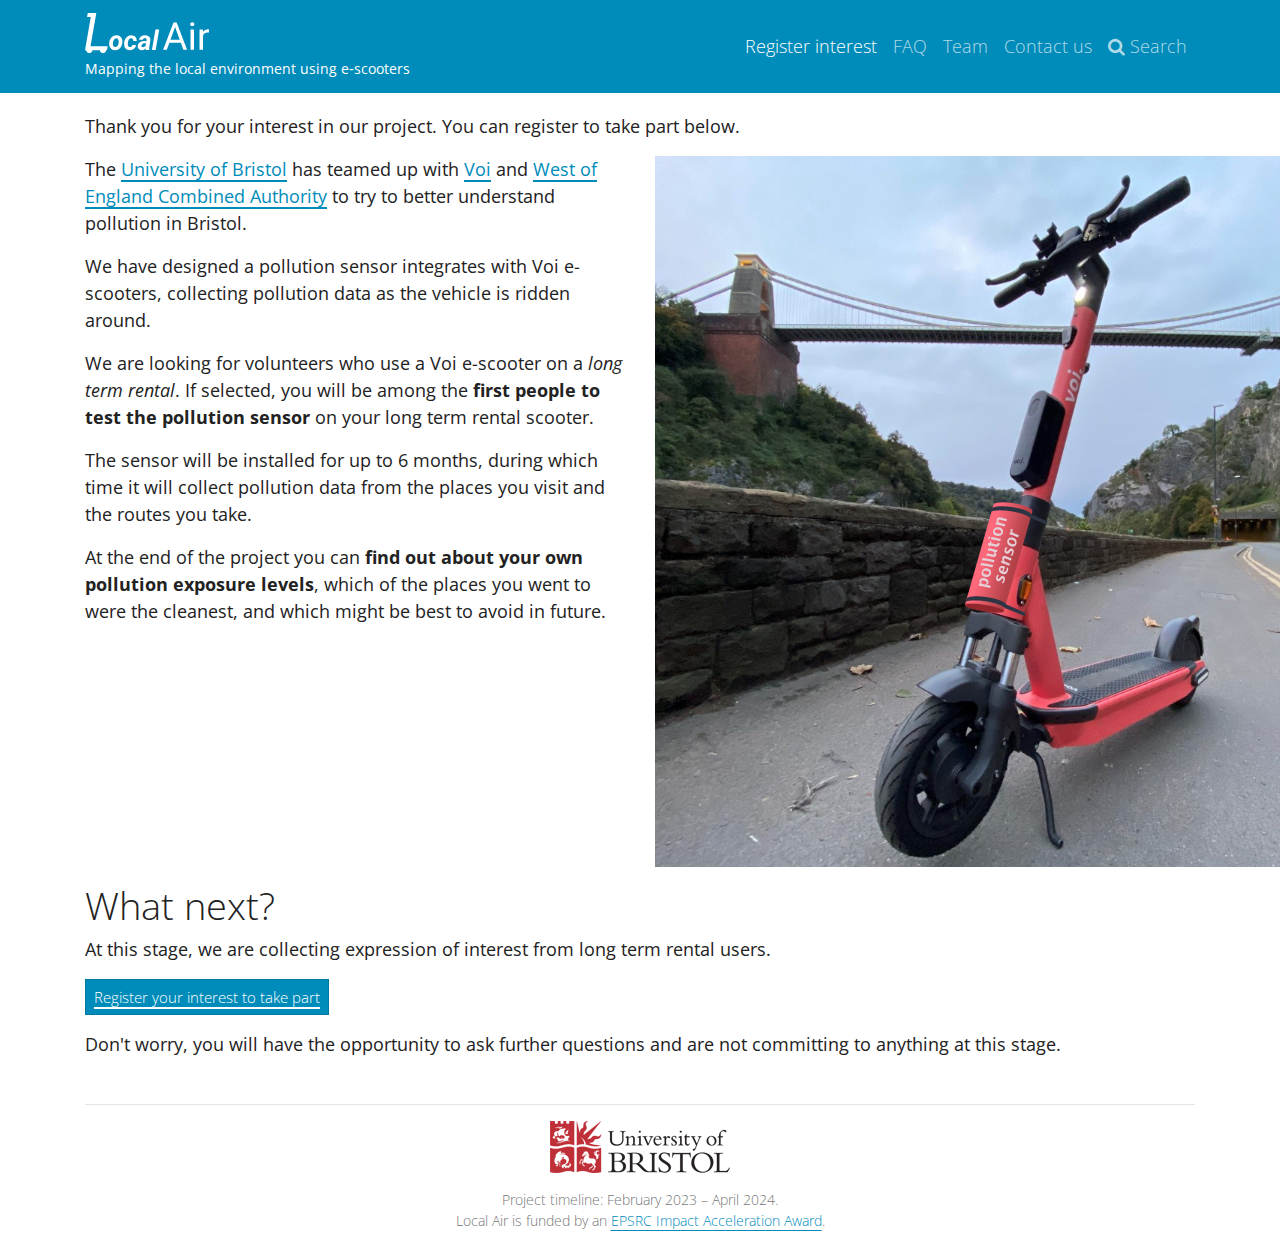
<file: join/index.html>
<!DOCTYPE html>
<html lang="en_GB">
    <head>
        <meta charset="utf-8">
        <meta http-equiv="X-UA-Compatible" content="IE=edge">
        <meta name="viewport" content="width=device-width, initial-scale=1.0">
        
        <meta name="author" content="Local Air">
        <link rel="canonical" href="https://localair.github.io/join/">
        <link rel="shortcut icon" href="../images/favicon.png">
        
    <title>
        
            Register interest – Local Air
        
    </title>
        <link href="../css/bootstrap.min.css" rel="stylesheet">
        <link href="../css/font-awesome.min.css" rel="stylesheet">
        <link href="../css/base.css" rel="stylesheet">
        <link href="../css/extra.css" rel="stylesheet">

        <script src="../js/jquery-1.10.2.min.js" defer></script>
        <script src="../js/bootstrap.min.js" defer></script> 
    </head>

    <body>
        <div class="navbar fixed-top navbar-expand-lg navbar-dark bg-primary">
            <div class="container">
    <a class="navbar-brand" href="..">
        <svg width="571.011" height="183.711" viewBox="0 0 151.08 48.607" xmlns="http://www.w3.org/2000/svg"><title>LocalAir</title><path d="M25.74 44.78a3.835 3.835 0 0 1-3.835 3.835 3.835 3.835 0 0 1-3.836-3.835 3.835 3.835 0 0 1 3.836-3.835 3.835 3.835 0 0 1 3.835 3.835zm-16.651 0a3.835 3.835 0 0 1-3.835 3.835 3.835 3.835 0 0 1-3.836-3.835 3.835 3.835 0 0 1 3.836-3.835 3.835 3.835 0 0 1 3.835 3.835zm142-20.942q-.956-.16-2.07-.16-4.143 0-5.622 3.528v17.478h-4.21V20.061h4.096l.069 2.845q2.07-3.3 5.87-3.3 1.23 0 1.867.319zm-18.638 20.846h-4.21V20.061h4.21zM127.9 13.529q0-1.024.614-1.73.637-.705 1.866-.705t1.866.705q.637.706.637 1.73t-.637 1.707q-.637.683-1.866.683t-1.866-.683q-.615-.683-.615-1.707zm-11.47 22.507h-13.883l-3.117 8.648h-4.506l12.653-33.135h3.823l12.676 33.135h-4.483zm-12.563-3.596h11.265l-5.643-15.498zM6.72 40.367h20.816l-.87 4.878H.01L7.87.008h5.872zm79.17 4.504H81.3l4.316-24.827h4.574zm-12.074 0q-.21-.663-.177-1.584-1.972 1.972-4.462 1.907-2.295-.032-3.814-1.487-1.503-1.47-1.406-3.62.113-2.862 2.392-4.38 2.295-1.537 6.142-1.537l2.134.033.226-1.05q.097-.534.048-1.02-.08-.759-.581-1.18-.485-.436-1.293-.452-1.067-.032-1.81.534-.744.55-.954 1.6l-4.575.016q.113-2.505 2.295-4.057 2.199-1.568 5.415-1.535 2.974.064 4.655 1.778 1.681 1.697 1.407 4.38l-1.342 8.373-.08 1.034q-.033 1.148.274 1.94l-.016.307zm-3.507-3.217q1.972.065 3.443-1.713l.566-3.023-1.584-.016q-2.522.065-3.637 1.536-.404.533-.501 1.309-.13.873.355 1.39.501.501 1.358.517zm-15.857-.21q1.26.032 2.101-.679.84-.727 1.1-1.923l4.283-.016q-.113 1.842-1.164 3.313-1.034 1.471-2.78 2.295-1.73.825-3.653.776-3.184-.048-5.043-2.198t-1.794-5.722l.048-.889.016-.178q.437-4.267 2.877-6.756 2.441-2.506 6.03-2.409 2.957.065 4.687 1.94 1.746 1.859 1.713 4.914h-4.25q0-1.406-.615-2.215-.614-.808-1.843-.872-3.265-.097-3.96 4.768-.242 1.762-.178 2.974.162 2.829 2.425 2.877zm-15.97-14.386q2.311.032 3.976 1.196 1.681 1.148 2.457 3.184.792 2.021.566 4.494-.372 4.17-2.91 6.756-2.521 2.57-6.239 2.506-2.279-.033-3.944-1.164-1.664-1.148-2.457-3.168-.792-2.02-.565-4.461.42-4.332 2.942-6.886 2.521-2.554 6.174-2.457zm-4.607 11.007q.033 1.552.728 2.457.695.89 1.956.921 2.1.065 3.297-1.923 1.196-2.004 1.115-5.253-.064-1.552-.76-2.473-.678-.938-1.955-.97-2.037-.065-3.265 1.923-1.213 1.972-1.116 5.318zM8.843 4.885H2.48L3.35.007 8.843.02z" fill="#fff"/></svg>
        <small>Mapping the local environment using e‑scooters</small>
    </a>
                <!-- Expander button -->
                <button type="button" class="navbar-toggler" data-toggle="collapse" data-target="#navbar-collapse">
                    <span class="navbar-toggler-icon"></span>
                </button>

                <!-- Expanded navigation -->
                <div id="navbar-collapse" class="navbar-collapse collapse">
                        <!-- Main navigation -->
                        <ul class="nav navbar-nav">
                            <li class="navitem active">
                                <a href="./" class="nav-link">Register interest</a>
                            </li>
                            <li class="navitem">
                                <a href="../faq/" class="nav-link">FAQ</a>
                            </li>
                            <li class="navitem">
                                <a href="../team/" class="nav-link">Team</a>
                            </li>
                            <li class="navitem">
                                <a href="../contact/" class="nav-link">Contact us</a>
                            </li>
                        </ul>

                    <ul class="nav navbar-nav ml-auto">
                        <li class="nav-item">
                            <a href="#" class="nav-link" data-toggle="modal" data-target="#mkdocs_search_modal">
                                <i class="fa fa-search"></i> Search
                            </a>
                        </li>
    

                    </ul>
                </div>
            </div>
        </div>

        <div class="container">
            <div class="row">
    
        <div class="col" role="main">

<p class="banner">Thank you for your interest in our project. You can register to take part below.</p>
<div class="row">
<div class="col-lg-6">
<p>The <a href="https://www.bristol.ac.uk/golding/">University of Bristol</a> has teamed up with <a href="https://www.voi.com/">Voi</a> and <a href="https://www.westofengland-ca.gov.uk/">West of England Combined Authority</a> to try to better understand pollution in Bristol.</p>
<p>We have designed a pollution sensor integrates with Voi e-scooters, collecting pollution data as the vehicle is ridden around.</p>
<p>We are looking for volunteers who use a Voi e-scooter on a <em>long term rental</em>. If selected, you will be among the <strong>first people to test the pollution sensor</strong> on your long term rental scooter.</p>
<p>The sensor will be installed for up to 6 months, during which time it will collect pollution data from the places you visit and the routes you take.</p>
<p>At the end of the project you can <strong>find out about your own pollution exposure levels</strong>, which of the places you went to were the cleanest, and which might be best to avoid in future.</p>
</div>
<div class="col-lg-6">
<p><img alt="A mock-up of a scooter with pollution sensor attached" src="../images/voi_pollution_mockup.png" /></p>
</div>
</div>
<h1 id="what-next">What next?</h1>
<p>At this stage, we are collecting expression of interest from long term rental users.</p>
<p><a class="btn btn-primary" href="https://forms.office.com/e/tqYs3f14ds" target="_blank">Register your interest to take part</a></p>
<p>Don't worry, you will have the opportunity to ask further questions and are not committing to anything at this stage.</p></div>
    

            </div>
        </div>

        <footer class="col-md-12">
    <div class="container">
        <hr>
        <p>
            <a href="https://www.bristol.ac.uk/golding/">
                <img src="../images/uob.png" alt="University of Bristol">
            </a>
        </p>
        <p>
            Project timeline: February 2023 – April 2024.<br>
            Local Air is funded by an <a href="https://www.bristol.ac.uk/red/industry/impact-acceleration-accounts/epsrc-iaa/">EPSRC Impact Acceleration Award</a>.
        </p>
    </div>

        </footer>
        <script>
            var base_url = "..",
                shortcuts = {"help": 191, "next": 78, "previous": 80, "search": 83};
        </script>
        <script src="../js/base.js" defer></script>
        <script src="../search/main.js" defer></script>

        <div class="modal" id="mkdocs_search_modal" tabindex="-1" role="dialog" aria-labelledby="searchModalLabel" aria-hidden="true">
    <div class="modal-dialog modal-lg">
        <div class="modal-content">
            <div class="modal-header">
                <h4 class="modal-title" id="searchModalLabel">Search</h4>
                <button type="button" class="close" data-dismiss="modal"><span aria-hidden="true">&times;</span><span class="sr-only">Close</span></button>
            </div>
            <div class="modal-body">
                <p>From here you can search these documents. Enter your search terms below.</p>
                <form>
                    <div class="form-group">
                        <input type="search" class="form-control" placeholder="Search..." id="mkdocs-search-query" title="Type search term here">
                    </div>
                </form>
                <div id="mkdocs-search-results" data-no-results-text="No results found"></div>
            </div>
            <div class="modal-footer">
            </div>
        </div>
    </div>
</div><div class="modal" id="mkdocs_keyboard_modal" tabindex="-1" role="dialog" aria-labelledby="keyboardModalLabel" aria-hidden="true">
    <div class="modal-dialog">
        <div class="modal-content">
            <div class="modal-header">
                <h4 class="modal-title" id="keyboardModalLabel">Keyboard Shortcuts</h4>
                <button type="button" class="close" data-dismiss="modal"><span aria-hidden="true">&times;</span><span class="sr-only">Close</span></button>
            </div>
            <div class="modal-body">
              <table class="table">
                <thead>
                  <tr>
                    <th style="width: 20%;">Keys</th>
                    <th>Action</th>
                  </tr>
                </thead>
                <tbody>
                  <tr>
                    <td class="help shortcut"><kbd>?</kbd></td>
                    <td>Open this help</td>
                  </tr>
                  <tr>
                    <td class="next shortcut"><kbd>n</kbd></td>
                    <td>Next page</td>
                  </tr>
                  <tr>
                    <td class="prev shortcut"><kbd>p</kbd></td>
                    <td>Previous page</td>
                  </tr>
                  <tr>
                    <td class="search shortcut"><kbd>s</kbd></td>
                    <td>Search</td>
                  </tr>
                </tbody>
              </table>
            </div>
            <div class="modal-footer">
            </div>
        </div>
    </div>
</div>

    </body>
</html>
</file>
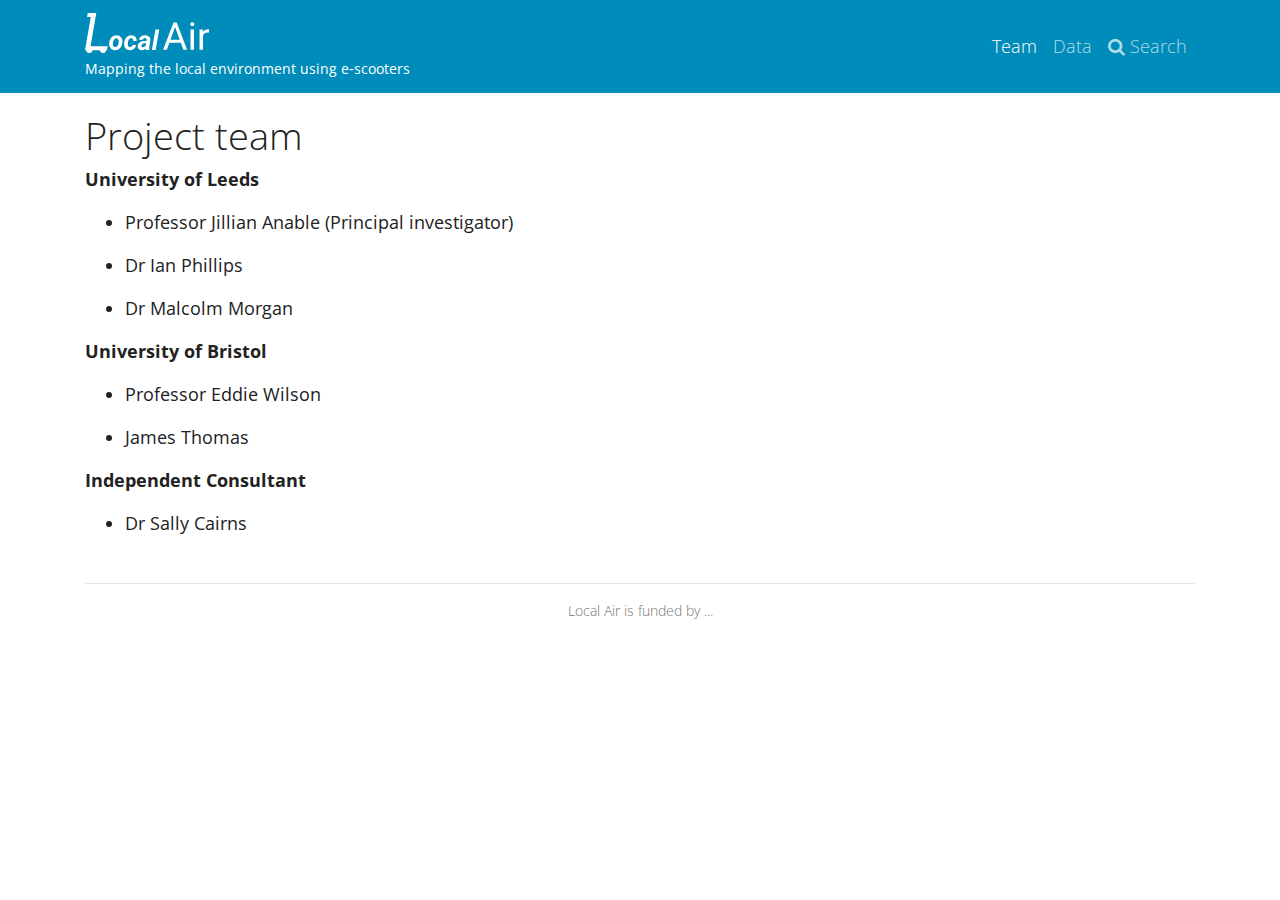
<file: team/index.html>
<!DOCTYPE html>
<html lang="en_GB">
    <head>
        <meta charset="utf-8">
        <meta http-equiv="X-UA-Compatible" content="IE=edge">
        <meta name="viewport" content="width=device-width, initial-scale=1.0">
        
        <meta name="author" content="Local Air">
        <link rel="canonical" href="https://localair.github.io/team/">
        <link rel="shortcut icon" href="../images/favicon.png">
        
    <title>
        
            Team – Local Air
        
    </title>
        <link href="../css/bootstrap.min.css" rel="stylesheet">
        <link href="../css/font-awesome.min.css" rel="stylesheet">
        <link href="../css/base.css" rel="stylesheet">
        <link href="../css/extra.css" rel="stylesheet">

        <script src="../js/jquery-1.10.2.min.js" defer></script>
        <script src="../js/bootstrap.min.js" defer></script> 
    </head>

    <body>
        <div class="navbar fixed-top navbar-expand-lg navbar-dark bg-primary">
            <div class="container">
    <a class="navbar-brand" href="..">
        <svg width="571.011" height="183.711" viewBox="0 0 151.08 48.607" xmlns="http://www.w3.org/2000/svg"><title>LocalAir</title><path d="M25.74 44.78a3.835 3.835 0 0 1-3.835 3.835 3.835 3.835 0 0 1-3.836-3.835 3.835 3.835 0 0 1 3.836-3.835 3.835 3.835 0 0 1 3.835 3.835zm-16.651 0a3.835 3.835 0 0 1-3.835 3.835 3.835 3.835 0 0 1-3.836-3.835 3.835 3.835 0 0 1 3.836-3.835 3.835 3.835 0 0 1 3.835 3.835zm142-20.942q-.956-.16-2.07-.16-4.143 0-5.622 3.528v17.478h-4.21V20.061h4.096l.069 2.845q2.07-3.3 5.87-3.3 1.23 0 1.867.319zm-18.638 20.846h-4.21V20.061h4.21zM127.9 13.529q0-1.024.614-1.73.637-.705 1.866-.705t1.866.705q.637.706.637 1.73t-.637 1.707q-.637.683-1.866.683t-1.866-.683q-.615-.683-.615-1.707zm-11.47 22.507h-13.883l-3.117 8.648h-4.506l12.653-33.135h3.823l12.676 33.135h-4.483zm-12.563-3.596h11.265l-5.643-15.498zM6.72 40.367h20.816l-.87 4.878H.01L7.87.008h5.872zm79.17 4.504H81.3l4.316-24.827h4.574zm-12.074 0q-.21-.663-.177-1.584-1.972 1.972-4.462 1.907-2.295-.032-3.814-1.487-1.503-1.47-1.406-3.62.113-2.862 2.392-4.38 2.295-1.537 6.142-1.537l2.134.033.226-1.05q.097-.534.048-1.02-.08-.759-.581-1.18-.485-.436-1.293-.452-1.067-.032-1.81.534-.744.55-.954 1.6l-4.575.016q.113-2.505 2.295-4.057 2.199-1.568 5.415-1.535 2.974.064 4.655 1.778 1.681 1.697 1.407 4.38l-1.342 8.373-.08 1.034q-.033 1.148.274 1.94l-.016.307zm-3.507-3.217q1.972.065 3.443-1.713l.566-3.023-1.584-.016q-2.522.065-3.637 1.536-.404.533-.501 1.309-.13.873.355 1.39.501.501 1.358.517zm-15.857-.21q1.26.032 2.101-.679.84-.727 1.1-1.923l4.283-.016q-.113 1.842-1.164 3.313-1.034 1.471-2.78 2.295-1.73.825-3.653.776-3.184-.048-5.043-2.198t-1.794-5.722l.048-.889.016-.178q.437-4.267 2.877-6.756 2.441-2.506 6.03-2.409 2.957.065 4.687 1.94 1.746 1.859 1.713 4.914h-4.25q0-1.406-.615-2.215-.614-.808-1.843-.872-3.265-.097-3.96 4.768-.242 1.762-.178 2.974.162 2.829 2.425 2.877zm-15.97-14.386q2.311.032 3.976 1.196 1.681 1.148 2.457 3.184.792 2.021.566 4.494-.372 4.17-2.91 6.756-2.521 2.57-6.239 2.506-2.279-.033-3.944-1.164-1.664-1.148-2.457-3.168-.792-2.02-.565-4.461.42-4.332 2.942-6.886 2.521-2.554 6.174-2.457zm-4.607 11.007q.033 1.552.728 2.457.695.89 1.956.921 2.1.065 3.297-1.923 1.196-2.004 1.115-5.253-.064-1.552-.76-2.473-.678-.938-1.955-.97-2.037-.065-3.265 1.923-1.213 1.972-1.116 5.318zM8.843 4.885H2.48L3.35.007 8.843.02z" fill="#fff"/></svg>
        <small>Mapping the local environment using e‑scooters</small>
    </a>
                <!-- Expander button -->
                <button type="button" class="navbar-toggler" data-toggle="collapse" data-target="#navbar-collapse">
                    <span class="navbar-toggler-icon"></span>
                </button>

                <!-- Expanded navigation -->
                <div id="navbar-collapse" class="navbar-collapse collapse">
                        <!-- Main navigation -->
                        <ul class="nav navbar-nav">
                            <li class="navitem active">
                                <a href="./" class="nav-link">Team</a>
                            </li>
                            <li class="navitem">
                                <a href="../data-sources/" class="nav-link">Data</a>
                            </li>
                        </ul>

                    <ul class="nav navbar-nav ml-auto">
                        <li class="nav-item">
                            <a href="#" class="nav-link" data-toggle="modal" data-target="#mkdocs_search_modal">
                                <i class="fa fa-search"></i> Search
                            </a>
                        </li>
    

                    </ul>
                </div>
            </div>
        </div>

        <div class="container">
            <div class="row">
    <div class="col-md-9" role="main">

<h1 id="project-team">Project team</h1>
<p><strong>University of Leeds</strong></p>
<ul>
<li>
<p>Professor Jillian Anable (Principal investigator)</p>
</li>
<li>
<p>Dr Ian Phillips</p>
</li>
<li>
<p>Dr Malcolm Morgan</p>
</li>
</ul>
<p><strong>University of Bristol</strong></p>
<ul>
<li>
<p>Professor Eddie Wilson</p>
</li>
<li>
<p>James Thomas</p>
</li>
</ul>
<p><strong>Independent Consultant</strong></p>
<ul>
<li>Dr Sally Cairns</li>
</ul></div>
    

            </div>
        </div>

        <footer class="col-md-12">
    <div class="container">
        <hr>
        <p>
            Local Air is funded by ...
        </p>
    </div>

        </footer>
        <script>
            var base_url = "..",
                shortcuts = {"help": 191, "next": 78, "previous": 80, "search": 83};
        </script>
        <script src="../js/base.js" defer></script>
        <script src="../search/main.js" defer></script>

        <div class="modal" id="mkdocs_search_modal" tabindex="-1" role="dialog" aria-labelledby="searchModalLabel" aria-hidden="true">
    <div class="modal-dialog modal-lg">
        <div class="modal-content">
            <div class="modal-header">
                <h4 class="modal-title" id="searchModalLabel">Search</h4>
                <button type="button" class="close" data-dismiss="modal"><span aria-hidden="true">&times;</span><span class="sr-only">Close</span></button>
            </div>
            <div class="modal-body">
                <p>From here you can search these documents. Enter your search terms below.</p>
                <form>
                    <div class="form-group">
                        <input type="search" class="form-control" placeholder="Search..." id="mkdocs-search-query" title="Type search term here">
                    </div>
                </form>
                <div id="mkdocs-search-results" data-no-results-text="No results found"></div>
            </div>
            <div class="modal-footer">
            </div>
        </div>
    </div>
</div><div class="modal" id="mkdocs_keyboard_modal" tabindex="-1" role="dialog" aria-labelledby="keyboardModalLabel" aria-hidden="true">
    <div class="modal-dialog">
        <div class="modal-content">
            <div class="modal-header">
                <h4 class="modal-title" id="keyboardModalLabel">Keyboard Shortcuts</h4>
                <button type="button" class="close" data-dismiss="modal"><span aria-hidden="true">&times;</span><span class="sr-only">Close</span></button>
            </div>
            <div class="modal-body">
              <table class="table">
                <thead>
                  <tr>
                    <th style="width: 20%;">Keys</th>
                    <th>Action</th>
                  </tr>
                </thead>
                <tbody>
                  <tr>
                    <td class="help shortcut"><kbd>?</kbd></td>
                    <td>Open this help</td>
                  </tr>
                  <tr>
                    <td class="next shortcut"><kbd>n</kbd></td>
                    <td>Next page</td>
                  </tr>
                  <tr>
                    <td class="prev shortcut"><kbd>p</kbd></td>
                    <td>Previous page</td>
                  </tr>
                  <tr>
                    <td class="search shortcut"><kbd>s</kbd></td>
                    <td>Search</td>
                  </tr>
                </tbody>
              </table>
            </div>
            <div class="modal-footer">
            </div>
        </div>
    </div>
</div>

    </body>
</html>
</file>
<file: css/base.css>
html {
    /* The nav header is 3.40625rem high, plus 20px for the margin-top of the
       main container. */
    scroll-padding-top: calc(3.40625rem + 20px);
}

body > .container {
    margin-top: 20px;
}

.navbar.fixed-top {
    position: -webkit-sticky;
    position: sticky;
}

.source-links {
    float: right;
}

.col-md-9 img {
    max-width: 100%;
}

pre, code {
    background: #eee;
    color: #000;
    border: 1px solid rgba(0,0,0,0.125);
}

pre {
    padding: 0.5em;
}

code {
    padding: 1px 3px;
}

pre code {
    border: none;
    /* Override styles from hljs theme */
    background: transparent !important;
    padding: 0 !important;
}

a code {
    color: #008cba;
}

a:hover code {
    color: #00526e;
}

kbd {
    padding: 2px 4px;
    font-size: 90%;
    color: #fff;
    background-color: #333;
    border-radius: 3px;
    -webkit-box-shadow: inset 0 -1px 0 rgba(0,0,0,.25);
    box-shadow: inset 0 -1px 0 rgba(0,0,0,.25);
}

footer {
    margin-top: 30px;
    margin-bottom: 10px;
    text-align: center;
    font-weight: 200;
}

.modal-dialog {
    margin-top: 60px;
}

/* Style the admonitions. */

.admonition {
    margin-bottom: 1rem;
    border: 1px solid rgba(0,0,0,0.125);
}

.admonition > .admonition-title {
    margin: 0;
    padding: 0.75rem 1rem;
    background: rgba(0,0,0,0.03);
    border-bottom: 1px solid rgba(0,0,0,0.125);
    font-size: 1rem;
}

.admonition > * {
    margin-left: 1rem;
    margin-right: 1rem;
}

.admonition > *:not(.admonition-title):first-of-type,
.admonition > .admonition-title + * {
    margin-top: 1rem;
}

.admonition > *:last-child {
    margin-bottom: 1rem;
}

/* Style each kind of admonition. */

.admonition.note, .admonition.note > .admonition-title {
    border-color: #3db5d8;
}

.admonition.note > .admonition-title {
    background: #5bc0de;
    color: #fff;
}

.admonition.warning, .admonition.warning > .admonition-title {
    border-color: #d08002;
}

.admonition.warning > .admonition-title {
    background: #e99002;
    color: #fff;
}

.admonition.danger, .admonition.danger > .admonition-title {
    border-color: #ea2f10;
}

.admonition.danger > .admonition-title {
    background: #f04124;
    color: #fff;
}

/*
 * Side navigation
 *
 * Scrollspy and affixed enhanced navigation to highlight sections and secondary
 * sections of docs content.
 */

.bs-sidebar.affix {
    position: -webkit-sticky;
    position: sticky;
    /* The nav header is 3.40625rem high, plus 20px for the margin-top of the
       main container. */
    top: calc(3.40625rem + 20px);
}

.bs-sidebar.card {
    padding: 0;
}

/* Toggle (vertically flip) sidebar collapse icon */
.bs-sidebar .navbar-toggler span {
    -moz-transform: scale(1, -1);
    -webkit-transform: scale(1, -1);
    -o-transform: scale(1, -1);
    -ms-transform: scale(1, -1);
    transform: scale(1, -1);
}

.bs-sidebar .navbar-toggler.collapsed span {
    -moz-transform: scale(1, 1);
    -webkit-transform: scale(1, 1);
    -o-transform: scale(1, 1);
    -ms-transform: scale(1, 1);
    transform: scale(1, 1);
}

/* First level of nav */
.bs-sidebar > .navbar-collapse > .nav {
    padding-top:    10px;
    padding-bottom: 10px;
    border-radius: 5px;
    width: 100%;
}

/* All levels of nav */
.bs-sidebar .nav > li > a {
    display: block;
    padding: 5px 20px;
    z-index: 1;
}
.bs-sidebar .nav > li > a:hover,
.bs-sidebar .nav > li > a:focus {
    text-decoration: none;
    border-right: 1px solid;
}
.bs-sidebar .nav > li > a.active,
.bs-sidebar .nav > li > a.active:hover,
.bs-sidebar .nav > li > a.active:focus {
    font-weight: bold;
    background-color: transparent;
    border-right: 1px solid;
}

.bs-sidebar .nav .nav .nav {
    margin-left: 1em;
}

.bs-sidebar .nav > li > a {
    font-weight: bold;
}

.bs-sidebar .nav .nav > li > a {
    font-weight: normal;
}

.headerlink {
    display: none;
    padding-left: .5em;
}

h1:hover .headerlink, h2:hover .headerlink, h3:hover .headerlink, h4:hover .headerlink, h5:hover .headerlink, h6:hover .headerlink{
    display:inline-block;
}

@media (max-width: 991.98px) {
    .navbar-collapse.show {
        overflow-y: auto;
        max-height: calc(100vh - 3.40625rem);
    }
}

.bg-primary .dropdown-item.open {
    color: #fff;
    background-color: #0079a1;
}

.bg-light .dropdown-item.open {
    color: rgba(0,0,0,0.7);
    background-color: #fbfbfb;
}

.bg-dark .dropdown-item.open {
    color: #fff;
    background-color: #262626;
}

.dropdown-submenu > .dropdown-menu {
    margin: 0 0 0 1.5rem;
    padding: 0;
    border-width: 0;
}

.dropdown-submenu > a::after {
    display: block;
    content: " ";
    float: right;
    width: 0;
    height: 0;
    border-color: transparent;
    border-style: solid;
    border-width: 5px 0 5px 5px;
    border-left-color: #ccc;
    margin-top: 5px;
    margin-right: -10px;
}

dropdown-submenu:hover > a::after {
    border-left-color: #fff;
}

.bg-light dropdown-submenu:hover > a::after {
    border-left-color: rgba(0,0,0,0.7);
}

@media (min-width: 992px) {
    .dropdown-menu {
        overflow-y: auto;
        max-height: calc(100vh - 3.40625rem);
    }

    .dropdown-submenu {
        position: relative;
    }

    .dropdown-submenu > .dropdown-menu {
        position: fixed !important;
        margin-top: -9px;
        margin-left: -2px;
        border-width: 1px;
        padding: 0.5rem 0;
    }
}
</file>
<file: css/extra.css>
body {
    font-size: 18px;
}

.navbar,
.navbar-brand,
.form-control {
    font-size: 1em;
}

.navbar-brand {
    max-width: calc(100vw - 120px);
}

.navbar-brand img,
.navbar-brand svg {
    width: auto;
    height: 40px;
    max-width: 100%;
}

.navbar-brand small {
    display: block;
    margin-top: 5px;
    white-space: normal;
}

.nav.navbar-nav {
    margin-left: auto;
}

.nav.navbar-nav.ml-auto {
    margin-left: 0 !important;
}

div[role=main] a,
footer a {
    text-decoration: underline;
    text-underline-position: under;
    text-decoration-thickness: 10%;
}

div[role=main] a:hover,
footer a:hover {
    text-decoration-thickness: 20%;
}

footer {
    font-size: 14px;
    color: #777;
}
</file>
